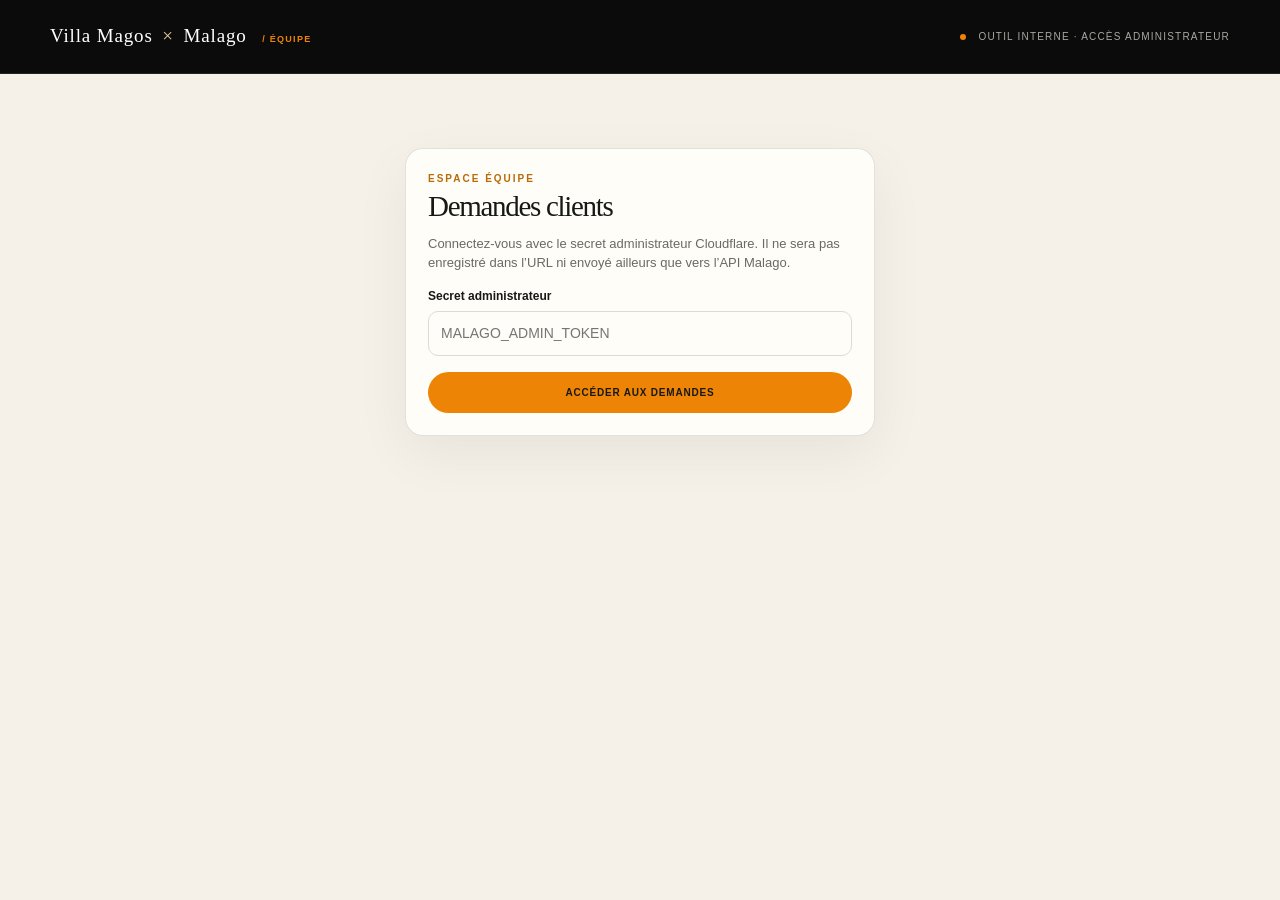
<file: public/admin-demandes.html>
<!doctype html>
<html lang="fr">
<head>
<meta charset="utf-8"><meta name="viewport" content="width=device-width,initial-scale=1"><meta name="theme-color" content="#102b28">
<title>Demandes clients — Malago</title>
<style>
:root{--ink:#18332f;--muted:#6a7a74;--paper:#f5f5ef;--green:#1d5148;--line:#e2e6de;--card:#fff}*{box-sizing:border-box}body{margin:0;background:var(--paper);color:var(--ink);font-family:Inter,system-ui,-apple-system,"Segoe UI",sans-serif;line-height:1.5}.top{background:#102b28;color:white;padding:20px}.topin{max-width:1100px;margin:auto;display:flex;justify-content:space-between;align-items:center;gap:15px}.brand{font-weight:900;letter-spacing:.16em}.brand span{color:#d5ee9c}.secure{font-size:12px;color:#d7e2dc}main{max-width:1100px;margin:auto;padding:34px 20px 60px}h1{font-size:clamp(30px,4vw,42px);letter-spacing:-.04em;margin:5px 0 8px}.eyebrow{text-transform:uppercase;font-size:11px;font-weight:800;letter-spacing:.16em;color:#617a6f}.muted{color:var(--muted);font-size:13px}.grid{display:grid;grid-template-columns:330px minmax(0,1fr);gap:18px;align-items:start;margin-top:24px}.card{background:var(--card);border:1px solid var(--line);border-radius:18px;padding:22px;box-shadow:0 12px 40px #153c2d0c}.card h2{font-size:18px;margin:0 0 5px}label{display:block;font-size:12px;font-weight:800;margin:14px 0 6px}input,select,textarea{width:100%;padding:11px 12px;border:1px solid #dce2d9;border-radius:10px;background:#fdfdfa;color:var(--ink);font:inherit;font-size:14px}textarea{min-height:70px;resize:vertical}button{font:inherit;cursor:pointer}.btn{border:0;border-radius:10px;padding:11px 14px;background:var(--green);color:#fff;font-weight:800;font-size:13px}.btn:disabled{opacity:.5;cursor:wait}.btn-light{background:white;color:var(--ink);border:1px solid var(--line)}.full{width:100%;margin-top:16px}.notice{display:none;margin-top:12px;padding:12px;border-radius:10px;font-size:12px;overflow-wrap:anywhere}.notice.show{display:block}.notice.error{background:#fff0ed;color:#963c2f}.notice.ok{background:#edf6e5;color:#2e6238}.notice.token{background:#eef5e8;color:#264e36}.notice code{display:block;word-break:break-all;margin:8px 0;font-size:11px}.toolbar{display:flex;justify-content:space-between;align-items:center;gap:10px;margin-bottom:14px}.list{display:grid;gap:12px}.item{border:1px solid var(--line);border-radius:14px;padding:15px}.itemtop{display:flex;justify-content:space-between;gap:12px;align-items:start}.item h3{font-size:14px;margin:0 0 4px}.meta{font-size:11px;color:var(--muted)}.desc{font-size:13px;margin:12px 0;white-space:pre-wrap;overflow-wrap:anywhere}.status{display:inline-block;font-size:10px;font-weight:850;background:#edf0eb;border-radius:99px;padding:5px 8px;white-space:nowrap}.controls{display:grid;grid-template-columns:minmax(130px,.65fr) minmax(160px,1fr) auto;gap:8px;align-items:end;border-top:1px solid var(--line);padding-top:12px}.controls label{margin:0 0 5px}.empty{border:1px dashed #d9dfd5;border-radius:12px;padding:25px;text-align:center;color:var(--muted);font-size:13px}.hidden{display:none!important}.login{max-width:470px;margin:32px auto}.foot{font-size:11px;color:var(--muted);margin-top:22px}@media(max-width:800px){main{padding:25px 14px}.grid{grid-template-columns:1fr}.top{padding:16px}.card{padding:18px}.controls{grid-template-columns:1fr}.itemtop{flex-direction:column}.toolbar{align-items:start}}

/* Identité partagée avec la vitrine Villa Magos × Malago */
:root{--ink:#171915;--muted:#686b62;--paper:#f5f1e8;--green:#075E54;--line:rgba(23,25,21,.13);--card:#fffdf8}
body{background:var(--paper);color:var(--ink);font-family:Inter,-apple-system,BlinkMacSystemFont,"Segoe UI",sans-serif}
.top{background:#0b0b0b;padding:22px 24px;border-bottom:1px solid rgba(255,255,255,.1)}
.topin{max-width:1180px;width:100%;gap:20px}
.brand{font-family:Georgia,"Times New Roman",serif;font-size:19px;font-weight:400;letter-spacing:.045em;color:#fff;text-decoration:none;white-space:nowrap}
.brand i{font-style:normal;color:#e4ce9e;padding:0 4px}
.brand small{font-family:Inter,-apple-system,BlinkMacSystemFont,"Segoe UI",sans-serif;font-size:9px;font-weight:700;letter-spacing:.14em;text-transform:uppercase;color:#EE8405;margin-left:10px}
.secure{font-size:10px;letter-spacing:.12em;text-transform:uppercase;color:rgba(245,241,232,.68)}
.secure-dot{display:inline-block;width:6px;height:6px;border-radius:50%;background:#EE8405;margin-right:8px}
main{max-width:1180px;padding:42px 24px 64px}
h1{font-family:Georgia,"Times New Roman",serif;font-size:clamp(36px,4.5vw,54px);font-weight:400;letter-spacing:-.045em;line-height:1.05}
.eyebrow{color:#b86b08;font-size:10px;letter-spacing:.2em}
.card{background:#fffdf8;border:1px solid rgba(23,25,21,.12);border-radius:18px;box-shadow:0 18px 55px rgba(23,25,21,.06)}
input,select,textarea{background:#fffdf8;border-color:#dedbd2;color:#171915;border-radius:10px}
input:focus,select:focus,textarea:focus{outline:0;border-color:#EE8405;box-shadow:0 0 0 3px rgba(238,132,5,.1)}
.btn{background:#EE8405;color:#171915;border-radius:99px;font-size:10px;letter-spacing:.08em;text-transform:uppercase;padding:13px 17px}
.btn:hover{background:#ff9a19}
.btn-light{background:transparent;color:#171915;border:1px solid rgba(23,25,21,.2)}
.btn-light:hover{background:#fff4e5}
.item{border-color:rgba(23,25,21,.13);border-radius:13px;background:#fffefa}
.status{background:#fff0dc;color:#8d5100}
.notice.token{background:#fff4e5;color:#75440b;border:1px solid rgba(238,132,5,.25)}
.notice.ok{background:#e3eee6;color:#075E54}
.empty{border-color:rgba(23,25,21,.2);background:#faf8f1;color:#686b62}
.foot{font-size:10px;color:#85877d}
@media(max-width:800px){.top{padding:17px 15px}.topin{align-items:flex-start;flex-direction:column;gap:9px}main{padding:28px 15px 44px}.brand{font-size:17px}.brand small{font-size:8px}}
.structuredDetails{border:1px solid rgba(197,164,109,.4);background:#fffaf0;border-radius:11px;padding:14px;margin:12px 0}.structuredDetails h4{font-family:Georgia,serif;font-size:18px;font-weight:400;margin:0 0 9px}.structuredDetails h5{font-size:12px;margin:13px 0 5px}.structuredDetails p{font-size:11px;line-height:1.65;margin:5px 0;color:#56594f}.proposalSchedule{grid-column:1/-1;display:grid;grid-template-columns:repeat(4,minmax(0,1fr));gap:8px}.proposalSchedule>div{min-width:0}.proposalSchedule input{width:100%;min-width:0}@media(max-width:600px){.proposalSchedule{grid-template-columns:1fr 1fr}}</style></head>
<body>
<header class="top"><div class="topin"><a class="brand" href="/villa-magos">Villa Magos <i>×</i> Malago <small>/ Équipe</small></a><div class="secure"><span class="secure-dot"></span> Outil interne · Accès administrateur</div></div></header>
<main>
<section id="login" class="card login"><div class="eyebrow">Espace équipe</div><h1 style="font-size:29px">Demandes clients</h1><p class="muted">Connectez-vous avec le secret administrateur Cloudflare. Il ne sera pas enregistré dans l’URL ni envoyé ailleurs que vers l’API Malago.</p><form id="login-form"><label for="admin-token">Secret administrateur</label><input id="admin-token" type="password" autocomplete="current-password" required placeholder="MALAGO_ADMIN_TOKEN"><button class="btn full" type="submit">Accéder aux demandes</button><div id="login-msg" class="notice error" role="status"></div></form></section>
<section id="app" class="hidden"><div class="eyebrow">Pilotage du concierge</div><h1>Les demandes Malago</h1><p class="muted">Créez un dossier de séjour, transmettez son lien privé au voyageur et suivez chaque demande. Une demande n’est jamais une réservation confirmée par défaut.</p>
<div class="grid">
<section class="card"><h2>Nouveau séjour</h2><p class="muted">Le lien client est valable 30 jours. Copiez-le au moment de sa création : le jeton ne sera plus affiché.</p>
<form id="stay-form"><label for="property">Logement / propriété *</label><input id="property" required maxlength="160" placeholder="Villa Magos"><label for="guest">Nom du voyageur (facultatif)</label><input id="guest" maxlength="160" placeholder="Prénom et nom"><label for="email">E-mail (facultatif)</label><input id="email" type="email" maxlength="254" placeholder="client@exemple.com"><label for="start">Arrivée</label><input id="start" type="date"><label for="end">Départ</label><input id="end" type="date"><button id="create-stay" class="btn full" type="submit">Créer le séjour</button><div id="stay-msg" class="notice" role="status"></div></form>
<div style="margin-top:18px;border-top:1px solid var(--line);padding-top:15px"><button id="logout" class="btn btn-light" type="button">Déconnexion</button></div></section>
<section class="card"><div class="toolbar"><div><h2>File des demandes</h2><div class="muted">Demandes récentes, tous séjours confondus.</div></div><button id="reload" class="btn btn-light" type="button">Actualiser</button></div><div id="list" class="list"><div class="empty">Connectez-vous pour charger les demandes.</div></div></section>
</div><p class="foot">Les changements de statut sont journalisés. Pour confirmer une demande, une note attestant la confirmation réelle du prestataire est obligatoire.</p></section>
</main>
<script>
(() => {
const KEY="malago_admin_token";
const statuses=[["received","Reçue"],["in_review","En cours d’examen"],["awaiting_customer","Attente client"],["quoted","Proposition envoyée"],["accepted_by_customer","Acceptée par le client"],["confirmed","Confirmée"],["declined","Indisponible / refusée"],["cancelled","Annulée"]];
const categoryLabels={car_rental:"Location de voiture",airport_transfer:"Transfert aéroport",chauffeur:"Chauffeur & transferts",restaurant:"Restaurant",bar:"Bars & cocktails",activity:"Activité ou sortie",chef:"Chef privé",groceries:"Courses livrées",beach_club:"Plages & beach clubs",wellness:"Massages & bien-être",family:"Famille & enfants",decoration:"Décoration, fleurs & cadeaux",bartender:"Barman privé",dj:"DJ privé",event:"Événement privé",villa_services:"Services à la villa",other:"Autre demande"};
  const statusLabels=Object.fromEntries(statuses);
const login=document.getElementById("login"),app=document.getElementById("app"),list=document.getElementById("list");
let token="";
try{token=sessionStorage.getItem(KEY)||""}catch{}
function notice(el,text,kind){el.textContent=text;el.className="notice show "+kind}
async function api(path,options={}){const response=await fetch(path,{...options,headers:{"Authorization":"Bearer "+token,...(options.body?{"Content-Type":"application/json"}:{}),...(options.headers||{})}});let data={};try{data=await response.json()}catch{}if(!response.ok)throw new Error(data.error||"Erreur API ("+response.status+")");return data}
function showApp(){login.classList.add("hidden");app.classList.remove("hidden")}
function showLogin(){app.classList.add("hidden");login.classList.remove("hidden")}
async function connect(){try{await api("/api/admin/requests");showApp();await load()}catch(e){try{sessionStorage.removeItem(KEY)}catch{}token="";showLogin();notice(document.getElementById("login-msg"),e.message,"error")}}
document.getElementById("login-form").addEventListener("submit",async e=>{e.preventDefault();token=document.getElementById("admin-token").value.trim();try{sessionStorage.setItem(KEY,token)}catch{}await connect()});
document.getElementById("logout").addEventListener("click",()=>{token="";try{sessionStorage.removeItem(KEY)}catch{}document.getElementById("admin-token").value="";showLogin()});
document.getElementById("reload").addEventListener("click",load);
document.getElementById("stay-form").addEventListener("submit",async e=>{e.preventDefault();const btn=document.getElementById("create-stay"),msg=document.getElementById("stay-msg");btn.disabled=true;msg.className="notice";try{const data=await api("/api/admin/stays",{method:"POST",body:JSON.stringify({property_name:document.getElementById("property").value.trim(),guest_name:document.getElementById("guest").value.trim(),guest_email:document.getElementById("email").value.trim(),start_date:document.getElementById("start").value,end_date:document.getElementById("end").value})});const link=location.origin+"/villa-magos/sejour#token="+encodeURIComponent(data.access_token);msg.replaceChildren();const text=document.createElement("span");text.textContent="Séjour créé. Copiez ce lien et transmettez-le au voyageur via un canal privé. Il ne sera plus affiché après avoir quitté cette page.";const code=document.createElement("code");code.textContent=link;const copy=document.createElement("button");copy.type="button";copy.className="btn btn-light";copy.textContent="Copier le lien privé";copy.addEventListener("click",async()=>{try{await navigator.clipboard.writeText(link);copy.textContent="Lien copié"}catch{code.focus?.();const range=document.createRange();range.selectNodeContents(code);const sel=getSelection();sel.removeAllRanges();sel.addRange(range);copy.textContent="Sélectionnez et copiez le lien"}});msg.append(text,code,copy);msg.className="notice show token";document.getElementById("stay-form").reset();await load()}catch(err){notice(msg,err.message,"error")}finally{btn.disabled=false}});
async function load(){list.innerHTML='<div class="empty">Chargement…</div>';try{const data=await api("/api/admin/requests");render(data.requests||[])}catch(e){list.replaceChildren();const d=document.createElement("div");d.className="empty";d.textContent=e.message;list.append(d)}}
function render(items){list.replaceChildren();if(!items.length){const d=document.createElement("div");d.className="empty";d.textContent="Aucune demande pour le moment.";list.append(d);return}
for(const item of items){const card=document.createElement("article");card.className="item";const top=document.createElement("div");top.className="itemtop";const left=document.createElement("div"),title=document.createElement("h3"),meta=document.createElement("div"),badge=document.createElement("span"),desc=document.createElement("p");title.textContent=(item.property_name||"Séjour")+" · "+(item.guest_name||"Voyageur");meta.className="meta";const dt=new Date(item.created_at);meta.textContent=(Number.isNaN(dt.getTime())?"":dt.toLocaleString("fr-FR"))+" · "+(item.id||"");badge.className="status";badge.textContent=statusLabels[item.status]||item.status;left.append(title,meta);top.append(left,badge);desc.className="desc";desc.textContent=(categoryLabels[item.category]||item.category||"Demande")+" — "+(item.description||"");card.append(top,desc);
if(item.structured_details&&Array.isArray(item.structured_details.items)&&item.structured_details.items.length){
 const detailBox=document.createElement("section");detailBox.className="structuredDetails";const detailHead=document.createElement("h4");detailHead.textContent="Précisions du parcours client";detailBox.append(detailHead);
 if(item.structured_details.category_label){const category=document.createElement("p");category.textContent="Parcours : "+item.structured_details.category_label;detailBox.append(category);}
 for(const entry of item.structured_details.items){const heading=document.createElement("h5");heading.textContent=entry.name||"Prestation";detailBox.append(heading);for(const answer of (Array.isArray(entry.answers)?entry.answers:[])){const row=document.createElement("p");row.textContent=(answer.question||"Précision")+" : "+(Array.isArray(answer.answer)?answer.answer.join(", "):(answer.answer||"À préciser"));detailBox.append(row);}}
 if(item.structured_details.general_note){const noteText=document.createElement("p");noteText.textContent="Note générale : "+item.structured_details.general_note;detailBox.append(noteText);}card.append(detailBox);
}
const controls=document.createElement("form");controls.className="controls";const statusWrap=document.createElement("div"),statusLabel=document.createElement("label"),select=document.createElement("select");statusLabel.textContent="Nouveau statut";for(const [value,label] of statuses){const o=document.createElement("option");o.value=value;o.textContent=label;select.append(o)}select.value=item.status;statusWrap.append(statusLabel,select);
const noteWrap=document.createElement("div"),noteLabel=document.createElement("label"),note=document.createElement("input");noteLabel.textContent="Note (obligatoire pour confirmer)";note.placeholder="Ex. : prestataire confirmé par téléphone";note.maxLength=1000;noteWrap.append(noteLabel,note);
const button=document.createElement("button");button.className="btn";button.textContent="Mettre à jour";controls.append(statusWrap,noteWrap,button);controls.addEventListener("submit",async e=>{e.preventDefault();button.disabled=true;try{await api("/api/admin/requests/"+encodeURIComponent(item.id)+"/status",{method:"POST",body:JSON.stringify({status:select.value,note:note.value.trim()})});await load()}catch(err){alert(err.message)}finally{button.disabled=false}});card.append(controls);
const proposalForm=document.createElement("form");proposalForm.className="controls";proposalForm.style.marginTop="12px";
const proposalTitle=document.createElement("h4");proposalTitle.textContent="Réponse du prestataire → proposition client";proposalTitle.style.gridColumn="1/-1";
function field(labelText,placeholder,type="text"){const wrap=document.createElement("div"),label=document.createElement("label"),input=document.createElement(type==="textarea"?"textarea":"input");label.textContent=labelText;input.placeholder=placeholder;if(type==="textarea"){input.rows=3;input.maxLength=2000}else{input.type=type;input.maxLength=type==="number"?100:1200}wrap.append(label,input);return {wrap,input}}
const messageField=field("Réponse / proposition (obligatoire)","Disponibilité, prestation comprise, retour du partenaire…","textarea");
const partnerField=field("Prestataire contacté (facultatif)","Nom du partenaire / entreprise","text");
const priceField=field("Prix proposé (facultatif)","Ex. 180,00","text");
const availabilityField=field("Disponibilité","Ex. samedi à 19 h","text");
const conditionsField=field("Conditions","Durée, acompte, annulation…","textarea");
const currencyField=field("Devise","EUR","text");currencyField.input.value="EUR";
const proposedDateField=field("Date proposée","", "date"),proposedStartField=field("Heure de début","", "time"),proposedEndField=field("Heure de fin","", "time"),proposalLocationField=field("Lieu de la prestation","Villa, restaurant, point de départ…","text");
const schedule=document.createElement("div");schedule.className="proposalSchedule";schedule.append(proposedDateField.wrap,proposedStartField.wrap,proposedEndField.wrap,proposalLocationField.wrap);
const sendProposal=document.createElement("button");sendProposal.className="btn";sendProposal.textContent="Envoyer la proposition au client";sendProposal.style.gridColumn="1/-1";
proposalForm.append(proposalTitle,messageField.wrap,partnerField.wrap,priceField.wrap,availabilityField.wrap,conditionsField.wrap,currencyField.wrap,schedule,sendProposal);
proposalForm.addEventListener("submit",async e=>{e.preventDefault();sendProposal.disabled=true;try{await api("/api/admin/requests/"+encodeURIComponent(item.id)+"/proposal",{method:"POST",body:JSON.stringify({message:messageField.input.value.trim(),partner_name:partnerField.input.value.trim(),price:priceField.input.value.trim(),availability:availabilityField.input.value.trim(),conditions:conditionsField.input.value.trim(),currency:currencyField.input.value.trim()||"EUR",proposed_date:proposedDateField.input.value,proposed_start_time:proposedStartField.input.value,proposed_end_time:proposedEndField.input.value,proposal_location:proposalLocationField.input.value.trim()})});await load()}catch(err){alert(err.message||"Impossible d’envoyer la proposition")}finally{sendProposal.disabled=false}});
card.append(proposalForm);list.append(card)}}
if(token)connect();
})();
</script></body></html>
</file>
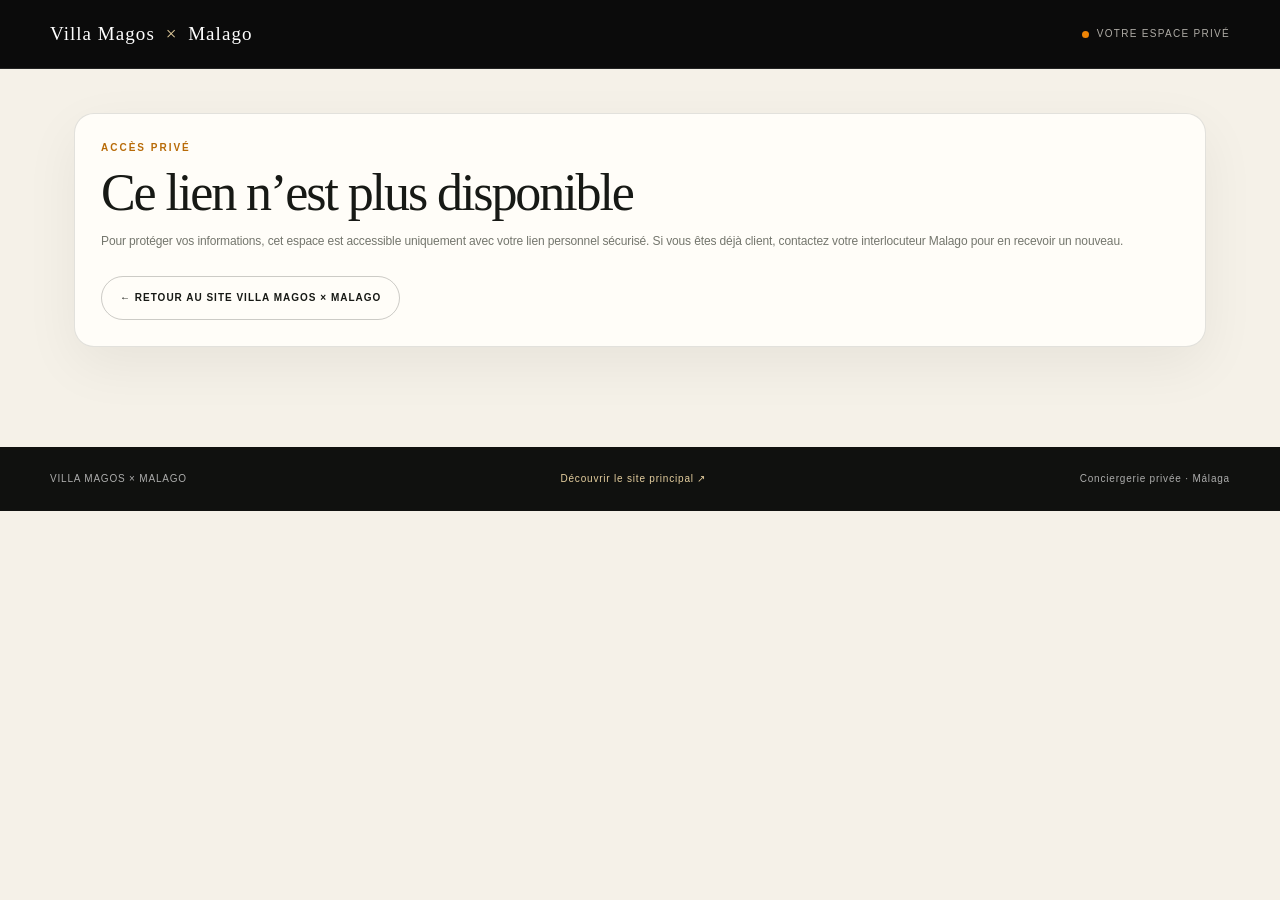
<file: public/espace-client.html>
<!doctype html>
<html lang="fr">
<head>
  <meta charset="utf-8">
  <meta name="viewport" content="width=device-width, initial-scale=1">
  <meta name="theme-color" content="#102b28">
  <title>Mon séjour — Malago</title>
  <meta name="description" content="Retrouvez vos demandes et contactez l'équipe Malago pendant votre séjour.">
  <style>
    :root{color-scheme:light;--ink:#18332f;--muted:#687a75;--paper:#f6f5f0;--card:#fff;--line:#e4e7df;--green:#1d5148;--lime:#d5ee9c;--shadow:0 18px 50px #173a2c12}
    *{box-sizing:border-box}body{margin:0;background:var(--paper);color:var(--ink);font-family:Inter,ui-sans-serif,system-ui,-apple-system,BlinkMacSystemFont,"Segoe UI",sans-serif;line-height:1.5}
    .top{background:#102b28;color:#fff;padding:22px 20px}.top-inner{max-width:960px;margin:auto;display:flex;align-items:center;justify-content:space-between;gap:20px}.brand{font-size:21px;font-weight:850;letter-spacing:.16em}.brand span{color:var(--lime)}.secure{font-size:12px;color:#d4e2da;display:flex;align-items:center;gap:8px}.dot{width:7px;height:7px;background:var(--lime);border-radius:50%}
    main{max-width:960px;margin:0 auto;padding:44px 20px 70px}.eyebrow{font-size:11px;font-weight:800;letter-spacing:.17em;text-transform:uppercase;color:#5d786e}.intro{display:flex;justify-content:space-between;gap:24px;align-items:end;margin-bottom:28px}.intro h1{font-size:clamp(32px,5vw,48px);letter-spacing:-.045em;line-height:1.08;margin:10px 0 12px;font-weight:760}.intro p{color:var(--muted);margin:0;max-width:540px}.pill{background:#e8efd9;color:#31583f;border-radius:999px;padding:9px 13px;font-size:12px;font-weight:750;white-space:nowrap}
    .layout{display:grid;grid-template-columns:minmax(0,1.15fr) minmax(280px,.85fr);gap:20px;align-items:start}.card{background:var(--card);border:1px solid var(--line);border-radius:20px;padding:24px;box-shadow:var(--shadow)}.card h2{font-size:20px;letter-spacing:-.025em;margin:0 0 6px}.sub{font-size:13px;color:var(--muted);margin:0 0 22px}
    label{display:block;font-size:13px;font-weight:750;margin:16px 0 7px}select,textarea{width:100%;font:inherit;color:var(--ink);background:#fcfcfa;border:1px solid #dce2d8;border-radius:12px;padding:13px 14px;outline:none}select:focus,textarea:focus{border-color:#5b8976;box-shadow:0 0 0 3px #5b89761c}textarea{min-height:126px;resize:vertical}button{font:inherit;cursor:pointer}.primary{width:100%;margin-top:18px;background:var(--green);color:#fff;border:0;border-radius:12px;padding:14px 18px;font-weight:800;transition:transform .15s,background .15s}.primary:hover{background:#28675a;transform:translateY(-1px)}button:disabled{opacity:.6;cursor:wait;transform:none}.hint{font-size:12px;color:var(--muted);margin:12px 0 0}.message{display:none;margin-top:14px;padding:12px 14px;border-radius:12px;font-size:13px}.message.show{display:block}.message.error{background:#fff0ed;color:#963c2f}.message.success{background:#edf6e5;color:#2e6238}
    .requests-head{display:flex;justify-content:space-between;align-items:center;gap:12px;margin-bottom:16px}.refresh{border:1px solid var(--line);background:#fff;border-radius:9px;padding:8px 10px;font-size:12px;font-weight:750}.request{padding:16px 0;border-top:1px solid var(--line)}.request:first-child{border-top:0;padding-top:0}.request-top{display:flex;align-items:start;justify-content:space-between;gap:12px}.request h3{font-size:14px;margin:0 0 5px}.date{font-size:11px;color:var(--muted)}.status{font-size:10px;font-weight:800;padding:5px 8px;border-radius:999px;background:#edf0eb;white-space:nowrap}.status.received{background:#fff1cf;color:#76530b}.status.confirmed{background:#e4f3dd;color:#2d6837}.status.declined,.status.cancelled{background:#fbe8e4;color:#934537}.desc{font-size:13px;color:#53645e;margin:10px 0 0;white-space:pre-wrap;overflow-wrap:anywhere}.empty{border:1px dashed #d9dfd5;border-radius:14px;padding:24px 16px;text-align:center;color:var(--muted);font-size:13px}.empty strong{display:block;color:var(--ink);margin-bottom:4px}.foot{font-size:12px;color:var(--muted);text-align:center;margin-top:24px}.hidden{display:none!important}
    @media(max-width:720px){main{padding:30px 15px 48px}.intro{display:block}.pill{display:inline-block;margin-top:18px}.layout{grid-template-columns:1fr}.card{padding:20px}.top{padding:18px 16px}.secure{font-size:11px}}

    /* Premium polish v2: calmer hierarchy, tighter rhythm, more concierge than dashboard */
    :root{--ink:#17342f;--muted:#697973;--paper:#f7f6f1;--card:#fffefa;--line:#e6e8df;--green:#174f45;--lime:#d9eaa9;--shadow:0 12px 34px rgba(23,52,47,.055)}
    body{background:radial-gradient(ellipse at 12% 0%,rgba(217,234,169,.20),transparent 35%),var(--paper);letter-spacing:-.008em}
    .top{padding:17px 24px;background:#102b28}
    .top-inner{max-width:1080px}
    .brand{font-size:18px;letter-spacing:.19em}
    main{max-width:1080px;padding:34px 24px 56px}
    .eyebrow{font-size:10px;letter-spacing:.19em;color:#70857a}
    .intro{align-items:center;margin-bottom:24px;gap:28px}
    .intro h1{font-size:clamp(30px,3.7vw,42px);letter-spacing:-.05em;line-height:1.08;margin:9px 0 10px;font-weight:760}
    .intro p{font-size:15px;line-height:1.7;max-width:570px}
    .pill{background:#edf1df;border:1px solid #e1e8ce;color:#345b49;padding:10px 14px;font-size:11px;letter-spacing:.01em}
    .layout{grid-template-columns:minmax(0,1.08fr) minmax(300px,.92fr);gap:16px}
    .card{border:1px solid rgba(220,225,214,.9);border-radius:16px;padding:22px;box-shadow:var(--shadow)}
    .card h2{font-size:18px;letter-spacing:-.035em;margin-bottom:5px}
    .sub{font-size:12px;line-height:1.65;margin-bottom:18px}
    label{font-size:12px;margin:14px 0 6px;letter-spacing:.005em}
    select,textarea{border-color:#dfe4d9;background:#fffefa;border-radius:10px;padding:12px 13px;font-size:14px;transition:border-color .15s,box-shadow .15s}
    textarea{min-height:112px}
    select:focus,textarea:focus{border-color:#7b9c8a;box-shadow:0 0 0 3px rgba(91,137,118,.12)}
    .primary{margin-top:14px;padding:13px 17px;border-radius:10px;font-size:13px;letter-spacing:.005em;box-shadow:0 5px 12px rgba(23,79,69,.12)}
    .primary:hover{background:#226457}
    .hint{font-size:11px;line-height:1.6}
    .requests-head{align-items:center;margin-bottom:12px}
    .refresh{border-radius:9px;padding:8px 11px;font-size:11px;color:#34564d;transition:background .15s}
    .refresh:hover{background:#f5f7f0}
    .request{padding:14px 0}
    .request h3{font-size:13px;font-weight:750}
    .status{font-size:10px;letter-spacing:.01em}
    .desc{font-size:12px;line-height:1.7}
    .empty{border-color:#dfe4d8;background:linear-gradient(135deg,#fffefa,#fbfcf7);border-radius:12px;padding:22px 16px;font-size:12px}
    .empty strong{font-size:13px;font-weight:750}
    .foot{font-size:11px;margin-top:20px}
    @media(max-width:720px){
      .top{padding:16px}
      main{padding:26px 15px 40px}
      .intro{margin-bottom:20px}
      .intro h1{font-size:32px}
      .intro p{font-size:14px}
      .layout{grid-template-columns:1fr;gap:13px}
      .card{padding:19px;border-radius:15px}
      .pill{margin-top:15px}
      .requests-head{align-items:start}
    }

    /* Villa Magos × Malago — identité partagée avec la vitrine premium */
    :root{--ink:#171915;--muted:#686b62;--paper:#f5f1e8;--card:#fffdf8;--line:rgba(23,25,21,.13);--green:#075E54;--lime:#ffd19a;--gold:#EE8405;--shadow:0 18px 55px rgba(23,25,21,.07)}
    body{background:var(--paper);color:var(--ink);font-family:Inter,-apple-system,BlinkMacSystemFont,"Segoe UI",sans-serif;line-height:1.6}
    .top{background:#0b0b0b;padding:19px 0;border-bottom:1px solid rgba(255,255,255,.1)}
    .top-inner{max-width:1180px;width:calc(100% - 48px);margin:auto}
    .brandFeaturing{display:flex;align-items:center;flex:0 0 auto;color:#fff;text-decoration:none}
    .brandWordmark{font-family:Georgia,"Times New Roman",serif;font-size:19px;font-weight:400;letter-spacing:.055em;white-space:nowrap}
    .brandWordmark i{font-style:normal;color:#e4ce9e;padding:0 5px}
    .secure{font-size:10px;letter-spacing:.13em;text-transform:uppercase;color:rgba(245,241,232,.7)}
    .dot{background:#EE8405}
    .brandFeaturing:hover .brandWordmark{color:#e4ce9e}
    #invalid h1{font-family:Georgia,"Times New Roman",serif;font-weight:400;font-size:clamp(34px,4.8vw,52px)!important;letter-spacing:-.04em;line-height:1.05}
    .back-home{display:inline-flex;align-items:center;gap:10px;margin-top:24px;padding:13px 18px;border:1px solid rgba(23,25,21,.22);border-radius:99px;color:#171915;text-decoration:none;font-size:10px;letter-spacing:.1em;text-transform:uppercase;font-weight:800;transition:background .2s,border-color .2s}
    .back-home:hover{background:#f8ead6;border-color:#EE8405}
    .site-footer{background:#10110f;color:#fff;padding:24px;margin-top:30px}
    .site-footer-inner{max-width:1180px;margin:auto;display:flex;align-items:center;justify-content:space-between;gap:18px;font-size:10px;letter-spacing:.08em;color:rgba(255,255,255,.65)}
    .site-footer a{color:#e4ce9e;text-decoration:none}
    @media(max-width:720px){.site-footer-inner{flex-direction:column;align-items:flex-start;gap:8px}}
    main{max-width:1180px;padding:44px 24px 70px}
    .eyebrow{font-size:10px;letter-spacing:.2em;color:#b86b08}
    .intro{gap:30px;margin-bottom:28px}
    .intro h1{font-family:Georgia,"Times New Roman",serif;font-weight:400;font-size:clamp(38px,5vw,60px);letter-spacing:-.045em;line-height:.99;margin:17px 0}
    .intro p{font-size:14px;line-height:1.85;color:#686b62;max-width:540px}
    .pill{background:#fff4e5;border:1px solid rgba(238,132,5,.28);color:#75440b;border-radius:99px;padding:10px 14px;font-size:10px;letter-spacing:.06em;text-transform:uppercase}
    .layout{grid-template-columns:minmax(0,1.08fr) minmax(300px,.92fr);gap:16px}
    .card{background:#fffdf8;border:1px solid rgba(23,25,21,.12);border-radius:20px;padding:26px;box-shadow:0 18px 55px rgba(23,25,21,.06)}
    .card h2{font-family:Georgia,"Times New Roman",serif;font-size:29px;font-weight:400;letter-spacing:-.03em;margin:0 0 7px}
    .sub{font-size:12px;line-height:1.75;color:#74766d;margin-bottom:20px}
    label{font-size:10px;text-transform:uppercase;letter-spacing:.13em;font-weight:800;color:#77796f;margin:16px 0 8px}
    select,textarea{background:transparent;border:1px solid #dedbd2;border-radius:11px;padding:14px 15px;color:#171915;font-size:14px}
    select:focus,textarea:focus{border-color:#EE8405;box-shadow:0 0 0 3px rgba(238,132,5,.1)}
    textarea{min-height:112px}
    .primary{background:#EE8405;color:#171915;border-radius:99px;padding:16px 20px;font-size:10px;letter-spacing:.1em;text-transform:uppercase;font-weight:850;box-shadow:none}
    .primary:hover{background:#ff9a19}
    .hint,.foot{font-size:10px;line-height:1.75;color:#85877d}
    .requests-head{align-items:center;margin-bottom:16px}
    .refresh{border:1px solid rgba(23,25,21,.16);border-radius:99px;padding:10px 14px;background:transparent;color:#171915;font-size:10px;letter-spacing:.08em;text-transform:uppercase}
    .refresh:hover{background:#fff4e5}
    .request{border-top:1px solid rgba(23,25,21,.12)}
    .request h3{font-family:Georgia,serif;font-size:18px;font-weight:400}
    .date{font-size:10px;color:#85877d}
    .status{border-radius:99px;font-size:9px;letter-spacing:.04em;text-transform:uppercase;background:#f0eee7;color:#55584f}
    .status.received{background:#fff0dc;color:#8d5100}
    .status.confirmed{background:#e3eee6;color:#075E54}
    .status.declined,.status.cancelled{background:#f5e7e2;color:#934537}
    .desc{font-size:12px;line-height:1.75;color:#686b62}
    .empty{border:1px dashed rgba(23,25,21,.2);background:#faf8f1;border-radius:14px;padding:26px 16px;color:#74766d}
    .empty strong{font-family:Georgia,serif;font-size:19px;font-weight:400;color:#171915}
    .foot{margin-top:25px}
    @media(max-width:720px){
      .top{padding:15px 0}.top-inner{width:calc(100% - 30px);align-items:center}
      .brandWordmark{font-size:16px;letter-spacing:.015em}
      .secure{font-size:8px;letter-spacing:.08em;gap:6px}
      main{padding:30px 15px 44px}
      .intro h1{font-size:42px}
      .intro p{font-size:13px}
      .layout{grid-template-columns:1fr;gap:13px}
      .card{padding:21px;border-radius:16px}
      .card h2{font-size:26px}
      .pill{margin-top:16px}
    }
  </style>
</head>
<body>
  <header class="top"><div class="top-inner"><a class="brandFeaturing" href="/villa-magos" aria-label="Retour au site Villa Magos × Malago"><span class="brandWordmark">Villa Magos <i>×</i> Malago</span></a><div class="secure"><i class="dot"></i> Votre espace privé</div></div></header>
  <main>
    <div id="loading" class="card"><strong>Ouverture de votre espace…</strong><p class="sub" style="margin:6px 0 0">Nous vérifions votre lien sécurisé.</p></div>
    <section id="portal" class="hidden">
      <div class="intro"><div><div class="eyebrow">Votre séjour, en toute simplicité</div><h1>On s’occupe de vous.</h1><p>Envoyez vos demandes à l’équipe Malago et retrouvez ici leur avancement. Nous vous confirmerons toujours clairement ce qui est réellement réservé.</p></div><span class="pill">Votre concierge Malago</span></div>
      <div class="layout">
        <section class="card">
          <h2>Faire une demande</h2><p class="sub">Dites-nous ce dont vous avez besoin. L’équipe revient vers vous avec les prochaines étapes.</p>
          <form id="request-form">
            <label for="category">De quoi avez-vous besoin ?</label>
            <select id="category" name="category" required>
              <option value="car_rental">Location de voiture</option><option value="airport_transfer">Transfert aéroport</option><option value="restaurant">Restaurant</option><option value="activity">Activité ou sortie</option><option value="chef">Chef à domicile</option><option value="other">Autre demande</option>
            </select>
            <label for="description">Précisez votre demande</label>
            <textarea id="description" name="description" minlength="3" maxlength="3000" required placeholder="Ex. : nous aimerions une voiture automatique pour 4 personnes, du 12 au 16 juin…"></textarea>
            <button id="submit" class="primary" type="submit">Envoyer ma demande</button>
            <p class="hint">Votre demande sera transmise à l’équipe Malago. Elle ne constitue pas une réservation confirmée.</p>
            <div id="form-message" class="message" role="status" aria-live="polite"></div>
          </form>
        </section>
        <section class="card">
          <div class="requests-head"><div><h2>Mes demandes</h2><p class="sub" style="margin:5px 0 0">Suivez leur avancement ici.</p></div><button id="refresh" class="refresh" type="button">Actualiser</button></div>
          <div id="requests"><div class="empty">Chargement de vos demandes…</div></div>
        </section>
      </div>
      <p class="foot">Un doute ou une urgence ? Répondez au message par lequel vous avez reçu votre lien Malago.</p>
    </section>
    <section id="invalid" class="card hidden"><div class="eyebrow">Accès privé</div><h1 style="font-size:30px;margin:10px 0">Ce lien n’est plus disponible</h1><p class="sub" style="margin-bottom:0">Pour protéger vos informations, cet espace est accessible uniquement avec votre lien personnel sécurisé. Si vous êtes déjà client, contactez votre interlocuteur Malago pour en recevoir un nouveau.</p><a class="back-home" href="/villa-magos">← Retour au site Villa Magos × Malago</a></section>
  </main>
  <footer class="site-footer"><div class="site-footer-inner"><span>VILLA MAGOS × MALAGO</span><a href="/villa-magos">Découvrir le site principal ↗</a><span>Conciergerie privée · Málaga</span></div></footer>
<script>
(() => {
  const KEY = "malago_client_access_token";
  const labels = {car_rental:"Location de voiture",airport_transfer:"Transfert aéroport",restaurant:"Restaurant",activity:"Activité ou sortie",chef:"Chef à domicile",other:"Autre demande"};
  const statusLabels = {received:"Reçue",in_review:"En cours d’examen",awaiting_customer:"Votre réponse attendue",quoted:"Proposition envoyée",accepted_by_customer:"Proposition acceptée",confirmed:"Confirmée",declined:"Indisponible",cancelled:"Annulée"};
  const loading = document.getElementById("loading"), portal = document.getElementById("portal"), invalid = document.getElementById("invalid");
  const requestBox = document.getElementById("requests"), form = document.getElementById("request-form"), submit = document.getElementById("submit"), message = document.getElementById("form-message");
  let token = "";
  try {
    const hash = new URLSearchParams(location.hash.slice(1));
    token = hash.get("token") || "";
    if (token) {
      sessionStorage.setItem(KEY, token);
      history.replaceState(null, "", location.pathname + location.search);
    } else token = sessionStorage.getItem(KEY) || "";
  } catch {}
  function showMessage(text, kind) { message.textContent = text; message.className = "message show " + kind; }
  async function api(path, options = {}) {
    const response = await fetch(path, { ...options, headers: { "Authorization": "Bearer " + token, ...(options.body ? {"Content-Type":"application/json"} : {}), ...(options.headers || {}) }});
    let data = {}; try { data = await response.json(); } catch {}
    if (!response.ok) throw new Error(data.error || "Une erreur est survenue. Réessayez dans un instant.");
    return data;
  }
  function renderRequests(items) {
    if (!items.length) { requestBox.innerHTML = '<div class="empty"><strong>Aucune demande pour le moment</strong>Vos prochaines demandes apparaîtront ici.</div>'; return; }
    requestBox.replaceChildren();
    for (const item of items) {
      const article = document.createElement("article"); article.className = "request";
      const top = document.createElement("div"); top.className = "request-top";
      const left = document.createElement("div"), title = document.createElement("h3"), date = document.createElement("div"), badge = document.createElement("span"), desc = document.createElement("p");
      title.textContent = labels[item.category] || "Demande Malago";
      const parsedDate = new Date(item.created_at);
      date.className = "date"; date.textContent = Number.isNaN(parsedDate.getTime()) ? "" : parsedDate.toLocaleDateString("fr-FR",{day:"numeric",month:"short",year:"numeric"});
      badge.className = "status " + item.status; badge.textContent = statusLabels[item.status] || "En traitement";
      desc.className = "desc"; desc.textContent = item.description || "";
      left.append(title,date); top.append(left,badge); article.append(top,desc); requestBox.append(article);
    }
  }
  async function loadRequests() {
    requestBox.innerHTML = '<div class="empty">Actualisation…</div>';
    try { const data = await api("/api/client/requests"); renderRequests(data.requests || []); }
    catch (err) { requestBox.innerHTML = ""; const empty = document.createElement("div"); empty.className = "empty"; empty.textContent = err.message; requestBox.append(empty); if (/invalide|expiré/i.test(err.message)) { sessionStorage.removeItem(KEY); portal.classList.add("hidden"); invalid.classList.remove("hidden"); } }
  }
  async function init() {
    if (!token) { loading.classList.add("hidden"); invalid.classList.remove("hidden"); return; }
    try { await api("/api/client/requests"); loading.classList.add("hidden"); portal.classList.remove("hidden"); await loadRequests(); }
    catch { loading.classList.add("hidden"); invalid.classList.remove("hidden"); sessionStorage.removeItem(KEY); }
  }
  form.addEventListener("submit", async event => {
    event.preventDefault(); submit.disabled = true; submit.textContent = "Envoi en cours…"; message.className = "message";
    try {
      await api("/api/client/requests",{method:"POST",body:JSON.stringify({category:document.getElementById("category").value,description:document.getElementById("description").value.trim()})});
      form.reset(); showMessage("Votre demande est enregistrée. Elle n’est pas encore une réservation confirmée.","success"); await loadRequests();
    } catch (err) { showMessage(err.message,"error"); }
    finally { submit.disabled = false; submit.textContent = "Envoyer ma demande"; }
  });
  document.getElementById("refresh").addEventListener("click",loadRequests);
  init();
})();
</script>
</body>
</html>
</file>
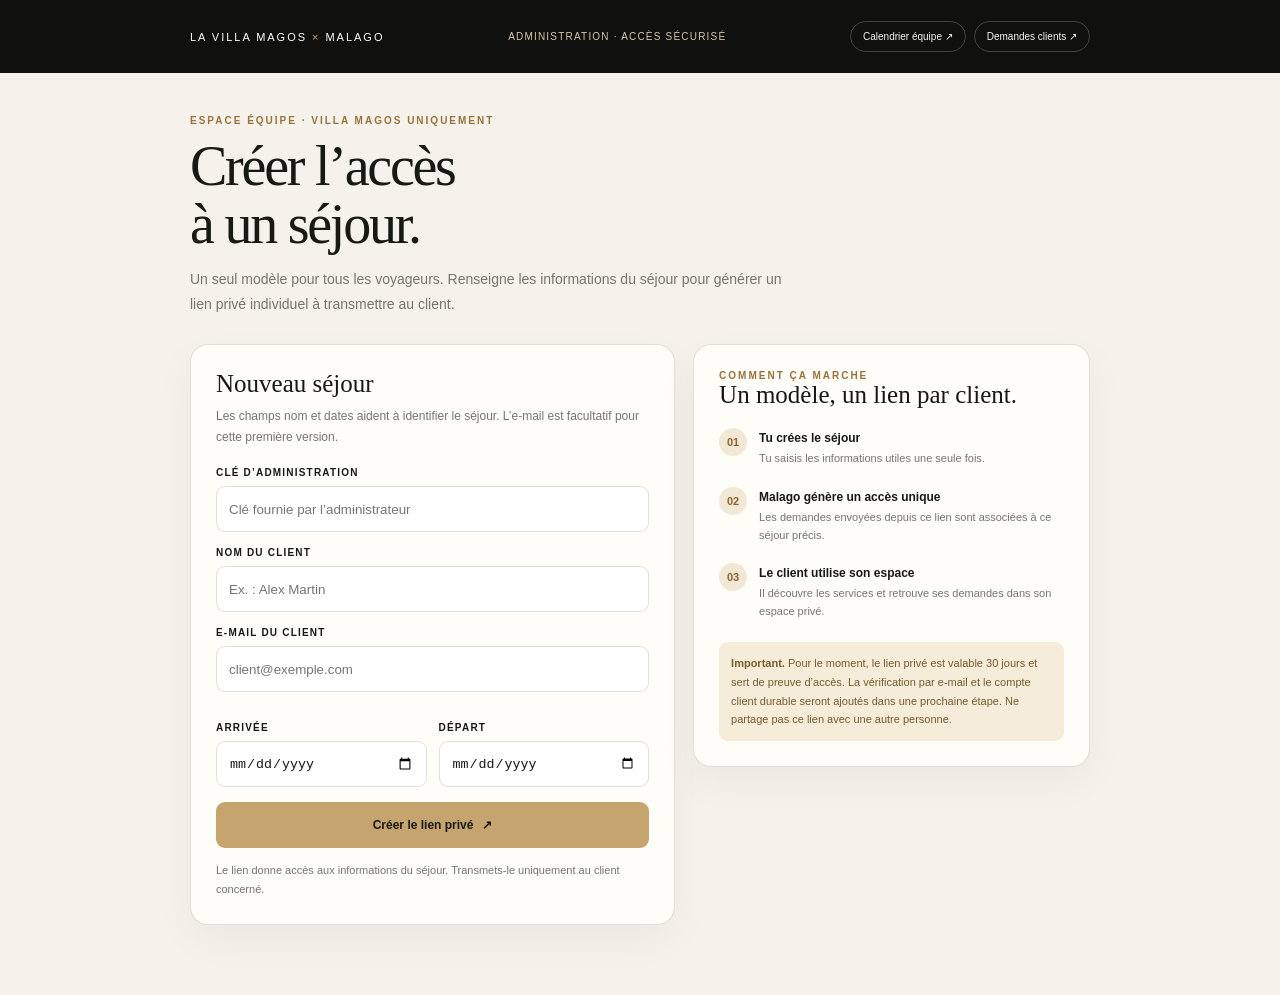
<file: public/villa-magos-admin.html>
<!doctype html>
<html lang="fr">
<head>
<meta charset="utf-8">
<meta name="viewport" content="width=device-width,initial-scale=1,viewport-fit=cover">
<meta name="robots" content="noindex,nofollow">
<meta name="theme-color" content="#10110f">
<title>Villa Magos · Créer un accès client</title>
<style>
:root{--ink:#171915;--muted:#74776e;--cream:#f5f2eb;--paper:#fffdf8;--gold:#c5a46d;--dark:#10110f;--line:rgba(23,25,21,.13);--red:#9c382c;--green:#356647}
*{box-sizing:border-box}body{margin:0;background:var(--cream);color:var(--ink);font-family:Inter,-apple-system,BlinkMacSystemFont,"Segoe UI",sans-serif;-webkit-font-smoothing:antialiased}.bar{background:var(--dark);color:var(--paper);padding:21px 24px}.adminQuickNav{display:flex;gap:8px;flex-wrap:wrap}.adminQuickNav a{font-size:10px;color:#f7f4ec;text-decoration:none;border:1px solid #ffffff35;border-radius:99px;padding:9px 12px}.adminQuickNav a:hover{border-color:#c5a46d;color:#e3c997}.barin{max-width:900px;margin:auto;display:flex;justify-content:space-between;gap:16px;align-items:center}.brand{font-size:11px;letter-spacing:.18em;text-transform:uppercase}.brand span{color:var(--gold)}.secure{font-size:10px;color:#d5c7a7;letter-spacing:.12em;text-transform:uppercase}.wrap{width:min(900px,calc(100% - 32px));margin:42px auto 70px}.eyebrow{font-size:10px;letter-spacing:.2em;text-transform:uppercase;font-weight:800;color:#9a7138}.intro h1{font-family:Georgia,serif;font-weight:400;letter-spacing:-.04em;font-size:clamp(35px,6vw,56px);line-height:1.03;margin:12px 0}.intro p{max-width:600px;color:var(--muted);line-height:1.75;font-size:14px}.layout{display:grid;grid-template-columns:1.1fr .9fr;gap:18px;margin-top:28px;align-items:start}.card{background:var(--paper);border:1px solid var(--line);border-radius:18px;padding:25px;box-shadow:0 15px 45px rgba(23,25,21,.04)}h2{font-family:Georgia,serif;font-size:25px;font-weight:400;margin:0 0 8px}.sub{font-size:12px;line-height:1.7;color:var(--muted);margin:0 0 20px}.field{margin:15px 0}.field label{display:block;font-size:10px;letter-spacing:.12em;text-transform:uppercase;font-weight:800;margin-bottom:8px}.field input{width:100%;border:1px solid var(--line);border-radius:9px;background:white;padding:13px 12px;min-height:46px;color:var(--ink)}.field input:focus{outline:2px solid #c5a46d66;border-color:var(--gold)}.twocol{display:grid;grid-template-columns:1fr 1fr;gap:12px}.btn{display:inline-flex;align-items:center;justify-content:center;gap:9px;border:0;border-radius:9px;padding:14px 17px;background:var(--dark);color:white;font-weight:700;font-size:12px;min-height:46px;cursor:pointer}.btn.gold{background:var(--gold);color:#171915}.btn:disabled{opacity:.55;cursor:wait}.wide{width:100%}.hint{font-size:11px;line-height:1.7;color:var(--muted);margin:13px 0 0}.message{padding:12px 13px;border-radius:9px;font-size:12px;line-height:1.65;margin-top:15px;overflow-wrap:anywhere}.error{background:#f8e8e4;color:var(--red)}.success{background:#e9f2e9;color:var(--green)}[hidden]{display:none!important}.result{margin-top:17px;padding-top:18px;border-top:1px solid var(--line)}.result h3{font-family:Georgia,serif;font-weight:400;font-size:22px;margin:0 0 8px}.linkbox{background:#f1eee6;padding:12px;border-radius:9px;font-size:11px;line-height:1.6;overflow-wrap:anywhere;margin:12px 0}.expiry{font-size:11px;color:var(--muted);line-height:1.6}.step{display:flex;gap:12px;margin:19px 0}.num{width:28px;height:28px;border-radius:50%;display:grid;place-items:center;flex:none;background:#f2e8d6;color:#8e652b;font-size:11px;font-weight:800}.step b{font-size:12px}.step p{font-size:11px;color:var(--muted);line-height:1.6;margin:4px 0 0}.warn{font-size:11px;line-height:1.7;color:#795b2c;background:#f5ecd9;border-radius:9px;padding:12px;margin-top:22px}@media(max-width:700px){.wrap{margin:27px auto 45px}.layout{grid-template-columns:1fr}.card{padding:20px}.barin{align-items:flex-start;flex-direction:column;gap:8px}.adminQuickNav{width:100%}.twocol{gap:9px}}
</style>
</head>
<body>
<header class="bar"><div class="barin"><div class="brand">LA VILLA MAGOS <span>×</span> MALAGO</div><div class="secure">Administration · Accès sécurisé</div><nav class="adminQuickNav"><a href="/villa-magos/calendrier">Calendrier équipe ↗</a><a href="/admin-demandes.html">Demandes clients ↗</a></nav></div></header>
<main class="wrap">
<div class="intro"><div class="eyebrow">Espace équipe · Villa Magos uniquement</div><h1>Créer l’accès<br>à un séjour.</h1><p>Un seul modèle pour tous les voyageurs. Renseigne les informations du séjour pour générer un lien privé individuel à transmettre au client.</p></div>
<div class="layout">
<section class="card">
<h2>Nouveau séjour</h2><p class="sub">Les champs nom et dates aident à identifier le séjour. L’e-mail est facultatif pour cette première version.</p>
<form id="stayForm">
<div class="field"><label for="adminToken">Clé d’administration</label><input id="adminToken" type="password" autocomplete="current-password" required placeholder="Clé fournie par l’administrateur"></div>
<div class="field"><label for="guestName">Nom du client</label><input id="guestName" name="guest_name" autocomplete="name" placeholder="Ex. : Alex Martin"></div>
<div class="field"><label for="guestEmail">E-mail du client</label><input id="guestEmail" name="guest_email" type="email" autocomplete="email" placeholder="client@exemple.com"></div>
<div class="twocol"><div class="field"><label for="startDate">Arrivée</label><input id="startDate" name="start_date" type="date"></div><div class="field"><label for="endDate">Départ</label><input id="endDate" name="end_date" type="date"></div></div>
<button class="btn gold wide" id="createBtn" type="submit">Créer le lien privé <span>↗</span></button>
<p class="hint">Le lien donne accès aux informations du séjour. Transmets-le uniquement au client concerné.</p>
<div id="formMessage" class="message" role="status" aria-live="polite" hidden></div>
<div id="result" class="result" hidden><h3>Le lien est prêt.</h3><p class="sub">Copie-le et transmets-le au voyageur par un canal privé. Il ne sera pas réaffiché si tu quittes cette page.</p><div class="linkbox" id="generatedLink"></div><button class="btn wide" id="copyBtn" type="button">Copier le lien</button><p id="copyMessage" class="hint" aria-live="polite"></p><p class="expiry" id="expires"></p></div>
</form>
</section>
<aside class="card"><div class="eyebrow">Comment ça marche</div><h2>Un modèle, un lien par client.</h2>
<div class="step"><div class="num">01</div><div><b>Tu crées le séjour</b><p>Tu saisis les informations utiles une seule fois.</p></div></div>
<div class="step"><div class="num">02</div><div><b>Malago génère un accès unique</b><p>Les demandes envoyées depuis ce lien sont associées à ce séjour précis.</p></div></div>
<div class="step"><div class="num">03</div><div><b>Le client utilise son espace</b><p>Il découvre les services et retrouve ses demandes dans son espace privé.</p></div></div>
<div class="warn"><b>Important.</b> Pour le moment, le lien privé est valable 30 jours et sert de preuve d’accès. La vérification par e-mail et le compte client durable seront ajoutés dans une prochaine étape. Ne partage pas ce lien avec une autre personne.</div>
</aside>
</div>
</main>
<script>
(function(){
const form=document.getElementById("stayForm"),tokenField=document.getElementById("adminToken"),button=document.getElementById("createBtn"),message=document.getElementById("formMessage"),result=document.getElementById("result"),linkBox=document.getElementById("generatedLink"),copyBtn=document.getElementById("copyBtn"),copyMessage=document.getElementById("copyMessage"),expires=document.getElementById("expires");
let latestLink="";
function say(text,type){message.textContent=text;message.className="message "+type;message.hidden=false}
form.addEventListener("submit",async e=>{
e.preventDefault();result.hidden=true;message.hidden=true;copyMessage.textContent="";
const token=tokenField.value.trim();if(!token){say("Saisis la clé d’administration.", "error");return}
const start=document.getElementById("startDate").value,end=document.getElementById("endDate").value;
if(start&&end&&end<start){say("La date de départ doit être postérieure ou égale à la date d’arrivée.","error");return}
button.disabled=true;button.textContent="Création en cours…";
try{
const response=await fetch("/api/admin/stays",{method:"POST",cache:"no-store",headers:{"Authorization":"Bearer "+token,"Content-Type":"application/json"},body:JSON.stringify({property_name:"Villa Magos",guest_name:document.getElementById("guestName").value.trim(),guest_email:document.getElementById("guestEmail").value.trim(),start_date:start,end_date:end})});
let data={};try{data=await response.json()}catch{}
if(!response.ok)throw new Error(data.error||"Impossible de créer le séjour.");
latestLink=location.origin+"/villa-magos/sejour#token="+encodeURIComponent(data.access_token);
linkBox.textContent=latestLink;
const d=new Date(data.expires_at);expires.textContent="Accès valable jusqu’au "+(Number.isNaN(d.getTime())?"dans 30 jours":d.toLocaleDateString("fr-FR",{day:"numeric",month:"long",year:"numeric"}))+".";
result.hidden=false;say("Séjour créé. Copie maintenant le lien et transmets-le au client concerné.","success");
}catch(err){say(err.message||"Erreur de connexion. Réessaie.","error")}
finally{button.disabled=false;button.innerHTML='Créer le lien privé <span>↗</span>'}
});
copyBtn.addEventListener("click",async()=>{
if(!latestLink)return;
try{await navigator.clipboard.writeText(latestLink);copyMessage.textContent="Lien copié. Envoie-le uniquement au client concerné."}
catch{copyMessage.textContent="La copie automatique n’est pas disponible : sélectionne et copie le lien affiché ci-dessus."}
});
})();
</script>
</body>
</html>
</file>
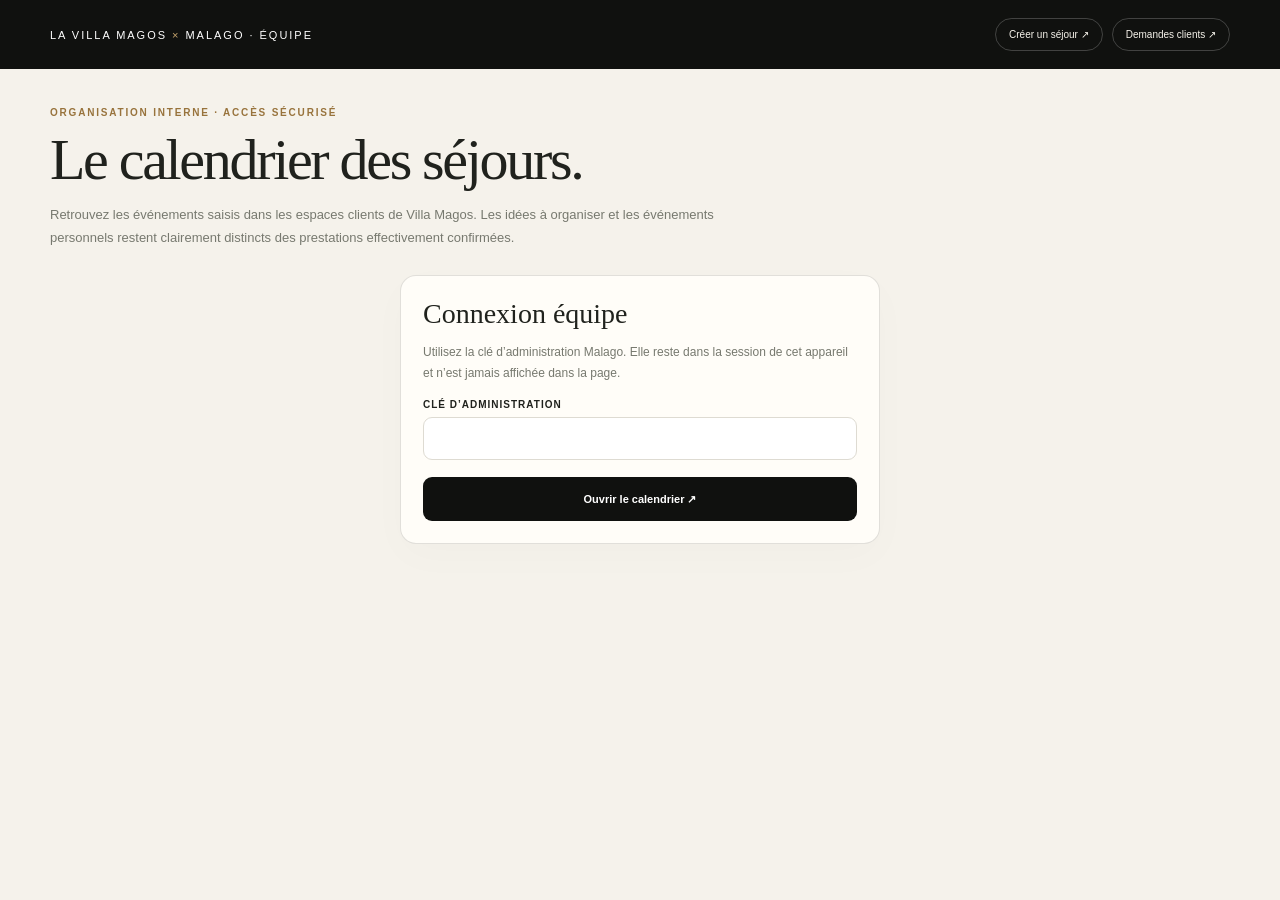
<file: public/villa-magos-calendar-admin.html>
<!doctype html>
<html lang="fr">
<head>
<meta charset="utf-8"><meta name="viewport" content="width=device-width,initial-scale=1,viewport-fit=cover">
<meta name="robots" content="noindex,nofollow"><meta name="theme-color" content="#10110f">
<title>Villa Magos · Calendrier équipe</title>
<style>
:root{--ink:#20221d;--muted:#77796f;--cream:#f5f2eb;--paper:#fffdf8;--gold:#c5a46d;--dark:#10110f;--line:rgba(23,25,21,.13);--green:#356647;--red:#934537}
*{box-sizing:border-box}body{margin:0;background:var(--cream);color:var(--ink);font-family:Inter,-apple-system,BlinkMacSystemFont,"Segoe UI",sans-serif;-webkit-font-smoothing:antialiased}
header{background:var(--dark);color:white;padding:18px 24px}.bar{max-width:1180px;margin:auto;display:flex;align-items:center;justify-content:space-between;gap:15px}.brand{font-size:11px;letter-spacing:.18em;text-transform:uppercase}.brand span{color:var(--gold)}.nav{display:flex;gap:9px;flex-wrap:wrap}.nav a{color:#f7f4ec;text-decoration:none;border:1px solid #ffffff35;border-radius:99px;padding:10px 13px;font-size:10px}
.wrap{width:min(1180px,calc(100% - 36px));margin:38px auto 70px}.eyebrow{font-size:10px;letter-spacing:.18em;text-transform:uppercase;color:#98733c;font-weight:800}.intro h1{font-family:Georgia,serif;font-size:clamp(36px,5vw,58px);font-weight:400;line-height:1.05;letter-spacing:-.04em;margin:12px 0}.intro p{font-size:13px;line-height:1.75;color:var(--muted);max-width:700px}
.card{background:var(--paper);border:1px solid var(--line);border-radius:16px;padding:22px;box-shadow:0 12px 42px #00000005}.login{max-width:480px;margin:26px auto}.login h2{font-family:Georgia,serif;font-weight:400;font-size:28px;margin:0 0 9px}.login p{font-size:12px;line-height:1.7;color:var(--muted)}label{display:block;font-size:10px;text-transform:uppercase;letter-spacing:.1em;font-weight:800;margin:16px 0 7px}input,select{width:100%;min-height:43px;border:1px solid #dedbd2;background:#fff;border-radius:9px;padding:10px 12px;color:var(--ink);font:inherit;font-size:12px}
button{font:inherit;cursor:pointer}.primary{border:0;border-radius:9px;background:var(--dark);color:white;padding:13px 16px;min-height:44px;font-size:11px;font-weight:800}.wide{width:100%;margin-top:17px}.message{font-size:11px;line-height:1.6;margin-top:12px;padding:11px;border-radius:8px;background:#f7e5e1;color:var(--red)}[hidden]{display:none!important}
.summary{display:grid;grid-template-columns:repeat(3,minmax(0,1fr));gap:12px;margin:24px 0}.metric{padding:18px 20px;border:1px solid var(--line);border-radius:13px;background:var(--paper)}.metric strong{display:block;font-family:Georgia,serif;font-size:30px;font-weight:400}.metric span{display:block;color:var(--muted);font-size:10px;letter-spacing:.08em;text-transform:uppercase;margin-top:4px}
.toolbar{display:grid;grid-template-columns:1fr 220px 180px auto;gap:11px;margin:20px 0}.toolbar input,.toolbar select{margin:0}.eventList{display:grid;gap:10px}.event{display:grid;grid-template-columns:112px minmax(0,1fr) auto;gap:18px;padding:18px;border:1px solid var(--line);border-radius:13px;background:var(--paper)}.dateBlock{border-right:1px solid var(--line);padding-right:15px}.dateBlock strong{font-family:Georgia,serif;font-size:25px;font-weight:400;display:block}.dateBlock span{display:block;text-transform:capitalize;font-size:10px;color:var(--muted);margin-top:3px}.event h3{font-family:Georgia,serif;font-size:24px;font-weight:400;margin:0 0 4px;line-height:1.1}.event .meta{font-size:11px;line-height:1.7;color:var(--muted)}.event .notes{white-space:pre-wrap;font-size:11px;line-height:1.6;color:#55584f;margin:10px 0 0}.pill{display:inline-flex;align-items:center;height:max-content;padding:7px 9px;border-radius:99px;background:#f1eee8;color:#6b6d63;font-size:9px;font-weight:800;white-space:nowrap}.pill.idea{background:#f7e9df;color:#87563d}.pill.confirmed{background:#e4eee5;color:var(--green)}.pill.cancelled{background:#f7e5e1;color:var(--red)}.empty{padding:35px 20px;text-align:center;border:1px dashed var(--line);border-radius:13px;color:var(--muted);font-size:12px;line-height:1.7}.foot{font-size:10px;line-height:1.7;color:var(--muted);margin-top:18px}
@media(max-width:760px){.bar{align-items:flex-start;flex-direction:column}.summary{grid-template-columns:1fr 1fr}.toolbar{grid-template-columns:1fr 1fr}.event{grid-template-columns:78px minmax(0,1fr);gap:12px}.dateBlock{padding-right:10px}.event .pill{grid-column:2;justify-self:start}.event h3{font-size:20px}.wrap{margin-top:25px}.card{padding:16px}}
@media(max-width:420px){.toolbar,.summary{grid-template-columns:1fr}.event{grid-template-columns:1fr}.dateBlock{border-right:0;border-bottom:1px solid var(--line);padding:0 0 10px}.event .pill{grid-column:1}.nav a{font-size:9px}}
</style>
</head>
<body>
<header><div class="bar"><div class="brand">LA VILLA MAGOS <span>×</span> MALAGO · ÉQUIPE</div><nav class="nav"><a href="/villa-magos/admin">Créer un séjour ↗</a><a href="/admin-demandes.html">Demandes clients ↗</a></nav></div></header>
<main class="wrap">
<section class="intro"><div class="eyebrow">Organisation interne · Accès sécurisé</div><h1>Le calendrier des séjours.</h1><p>Retrouvez les événements saisis dans les espaces clients de Villa Magos. Les idées à organiser et les événements personnels restent clairement distincts des prestations effectivement confirmées.</p></section>
<section id="login" class="card login"><h2>Connexion équipe</h2><p>Utilisez la clé d’administration Malago. Elle reste dans la session de cet appareil et n’est jamais affichée dans la page.</p><form id="loginForm"><label for="adminToken">Clé d’administration</label><input id="adminToken" type="password" autocomplete="current-password" required><button class="primary wide" type="submit">Ouvrir le calendrier ↗</button></form><p id="loginMessage" class="message" hidden role="status"></p></section>
<section id="app" hidden>
<div class="summary"><div class="metric"><strong id="countAll">0</strong><span>Événements affichés</span></div><div class="metric"><strong id="countIdeas">0</strong><span>À organiser</span></div><div class="metric"><strong id="countPersonal">0</strong><span>Personnels</span></div></div>
<div class="card"><div class="toolbar"><input id="search" type="search" placeholder="Rechercher client, villa, événement…"><select id="period"><option value="future">À venir</option><option value="all">Toutes les dates</option><option value="past">Passées</option></select><select id="type"><option value="all">Tous les types</option><option value="personal">Personnels</option><option value="idea">À organiser</option><option value="service">Prestations</option></select><button id="refresh" class="primary" type="button">Actualiser ↻</button></div><div id="events" class="eventList"><div class="empty">Chargement du calendrier…</div></div><p class="foot">Ce tableau affiche les événements du calendrier privé. Une idée, une proposition ou un événement personnel ne vaut pas confirmation de réservation.</p></div>
</section>
</main>
<script>
(function(){
"use strict";
const KEY="malago_admin_token",login=document.getElementById("login"),app=document.getElementById("app"),list=document.getElementById("events");let token="",items=[];
try{token=sessionStorage.getItem(KEY)||"";}catch(_){}
function msg(text){const el=document.getElementById("loginMessage");el.textContent=text;el.hidden=!text;}
async function api(path,options){options=options||{};const headers={"Authorization":"Bearer "+token,"Accept":"application/json"};const response=await fetch(path,Object.assign({cache:"no-store"},options,{headers:Object.assign(headers,options.headers||{})}));let data={};try{data=await response.json();}catch(_){}if(!response.ok)throw new Error(data.error||"Erreur API ("+response.status+")");return data;}
function dateKey(d){return d.getFullYear()+"-"+String(d.getMonth()+1).padStart(2,"0")+"-"+String(d.getDate()).padStart(2,"0");}
function fmt(value,opts){const p=String(value||"").split("-").map(Number);const d=p.length===3?new Date(p[0],p[1]-1,p[2],12):new Date();return d.toLocaleDateString("fr-FR",opts||{day:"numeric",month:"long",year:"numeric"});}
function showLogin(error){app.hidden=true;login.hidden=false;if(error)msg(error);}
function enter(){login.hidden=true;app.hidden=false;load();}
function connect(){api("/api/admin/calendar").then(()=>enter()).catch(e=>{try{sessionStorage.removeItem(KEY);}catch(_){}token="";showLogin(e.message);});}
function render(){
const now=dateKey(new Date()),q=document.getElementById("search").value.trim().toLocaleLowerCase("fr-FR"),period=document.getElementById("period").value,type=document.getElementById("type").value;
const filtered=items.filter(e=>{if(period==="future"&&e.event_date<now)return false;if(period==="past"&&e.event_date>=now)return false;if(type!=="all"&&(e.event_type||"personal")!==type)return false;const text=[e.title,e.guest_name,e.property_name,e.location,e.notes].join(" ").toLocaleLowerCase("fr-FR");return !q||text.includes(q);});
document.getElementById("countAll").textContent=filtered.length;document.getElementById("countIdeas").textContent=filtered.filter(e=>(e.event_type||"personal")==="idea").length;document.getElementById("countPersonal").textContent=filtered.filter(e=>(e.event_type||"personal")==="personal").length;list.replaceChildren();
if(!filtered.length){const empty=document.createElement("div");empty.className="empty";empty.textContent="Aucun événement ne correspond à ces filtres.";list.append(empty);return;}
filtered.forEach(e=>{const article=document.createElement("article");article.className="event";const date=document.createElement("div");date.className="dateBlock";const big=document.createElement("strong");big.textContent=fmt(e.event_date,{day:"numeric",month:"short"});const day=document.createElement("span");day.textContent=fmt(e.event_date,{weekday:"long",year:"numeric"});date.append(big,day);const body=document.createElement("div");const title=document.createElement("h3");title.textContent=e.title;const meta=document.createElement("div");meta.className="meta";const name=[e.guest_name||"Voyageur",e.property_name||"Villa"].join(" · ");const when=e.start_time?(e.end_time?e.start_time+" – "+e.end_time:e.start_time):"Horaire à préciser";meta.textContent=name+" · "+when+(e.location?" · "+e.location:"");body.append(title,meta);if(e.stay_start_date||e.stay_end_date){const stay=document.createElement("div");stay.className="meta";stay.textContent="Séjour"+(e.stay_start_date?" du "+fmt(e.stay_start_date):"")+(e.stay_end_date?" au "+fmt(e.stay_end_date):"");body.append(stay);}if(e.notes){const notes=document.createElement("p");notes.className="notes";notes.textContent=e.notes;body.append(notes);}const status=document.createElement("span");status.className="pill"+(e.event_type==="idea"?" idea":e.status==="confirmed"?" confirmed":e.status==="cancelled"?" cancelled":"");status.textContent=({personal:"Personnel",idea:"À organiser",requested:"Demande envoyée",pending:"En attente",confirmed:"Confirmé",cancelled:"Annulé"})[e.status]||"Personnel";article.append(date,body,status);list.append(article);});
}
async function load(){list.innerHTML='<div class="empty">Actualisation…</div>';try{const data=await api("/api/admin/calendar");items=Array.isArray(data.events)?data.events:[];render();}catch(e){list.replaceChildren();const empty=document.createElement("div");empty.className="empty";empty.textContent=e.message;list.append(empty);if(/authentification|invalide|expiré/i.test(e.message)){try{sessionStorage.removeItem(KEY);}catch(_){}token="";showLogin(e.message);}}}
document.getElementById("loginForm").addEventListener("submit",e=>{e.preventDefault();token=document.getElementById("adminToken").value.trim();try{sessionStorage.setItem(KEY,token);}catch(_){}connect();});
document.getElementById("refresh").addEventListener("click",load);["search","period","type"].forEach(id=>document.getElementById(id).addEventListener(id==="search"?"input":"change",render));
if(token)connect();else showLogin("");
})();
</script>
</body></html>
</file>
